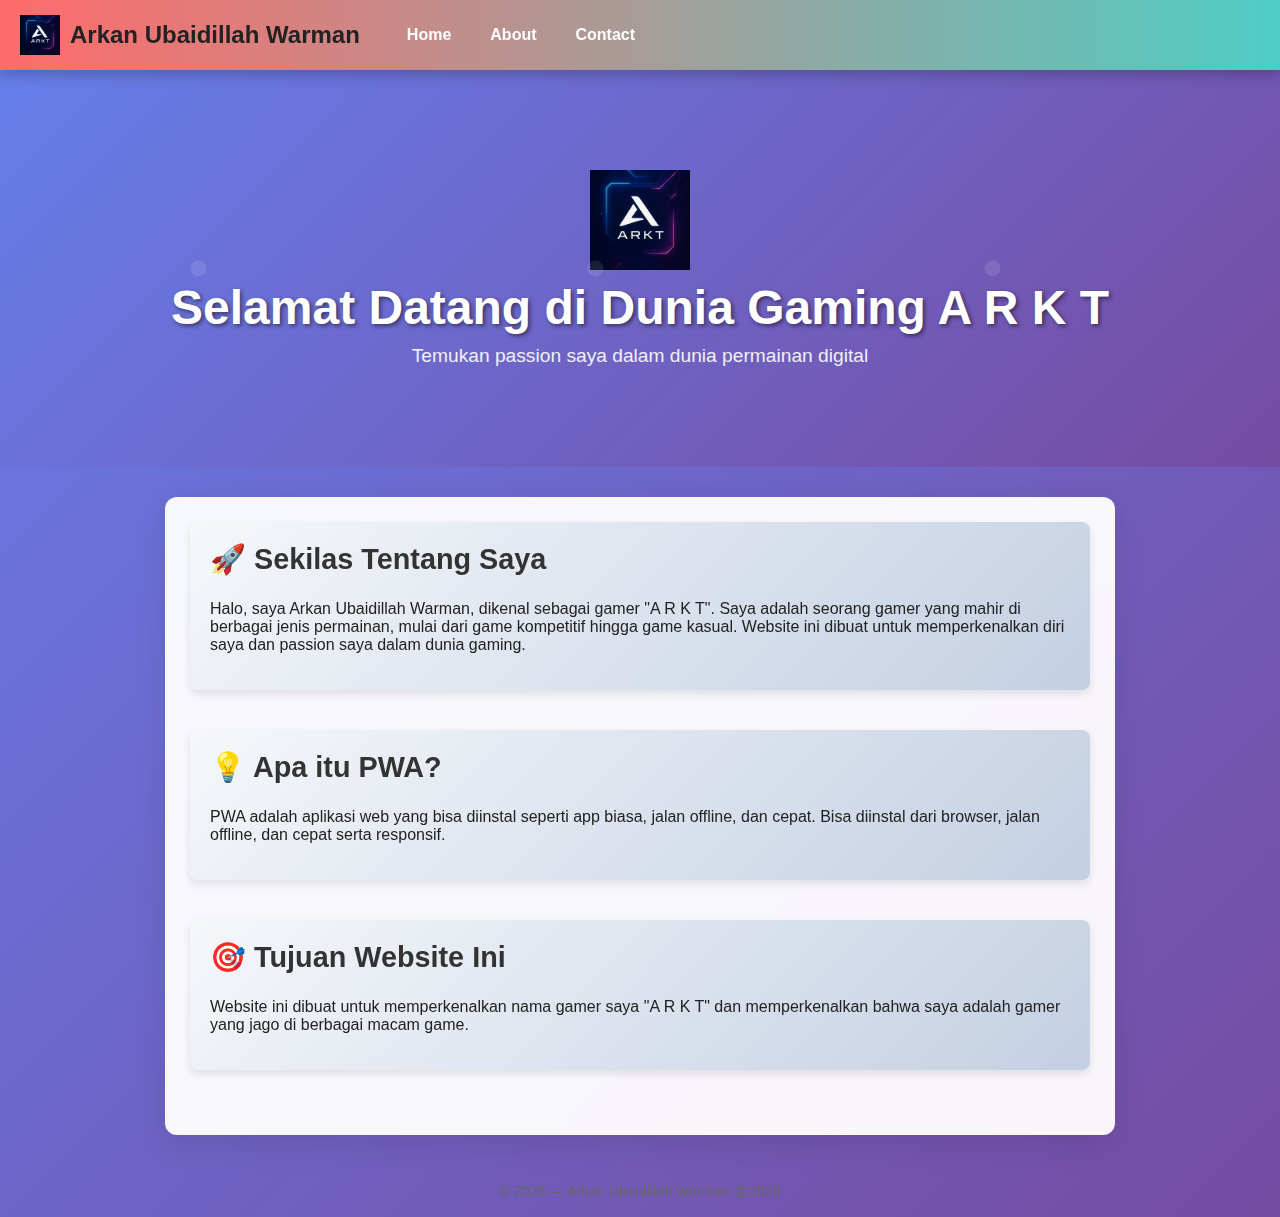
<file: index.html>
<!DOCTYPE html>
<html lang="id">
  <head>
    <meta charset="utf-8" />
    <meta name="viewport" content="width=device-width,initial-scale=1" />
    <link rel="manifest" href="manifest.json" />
    <link rel="icon" href="ARKT.png" type="image/png" />
    <link rel="stylesheet" href="style.css" />
    <title>Home - Website Arkan Ubaidillah</title>
  </head>
  <body>
    <nav class="navbar" role="navigation" aria-label="Main navigation">
      <div style="display: flex; align-items: center; margin-right: 20px">
        <img
          src="ARKT.png"
          alt="Logo ARKT"
          style="width: 40px; height: auto; margin-right: 10px"
        />
        <h1 style="margin: 0; font-size: 1.5rem">Arkan Ubaidillah Warman</h1>
      </div>
      <a class="nav-link" href="index.html">Home</a>
      <a class="nav-link" href="about.html">About</a>
      <a class="nav-link" href="contact.html">Contact</a>
      <button class="add-button" style="display: none">Install App</button>
    </nav>

    <header class="hero">
      <div class="hero-content">
        <h1
          style="
            display: flex;
            flex-direction: column;
            align-items: center;
            justify-content: center;
          "
        >
          <img
            src="ARKT.png"
            alt="Logo ARKT"
            style="width: 100px; height: auto; margin-bottom: 10px"
          />Selamat Datang di Dunia Gaming A R K T
        </h1>
        <p>Temukan passion saya dalam dunia permainan digital</p>
      </div>
    </header>

    <main class="container">
      <section class="section">
        <h2>🚀 Sekilas Tentang Saya</h2>
        <p>
          Halo, saya Arkan Ubaidillah Warman, dikenal sebagai gamer "A R K T".
          Saya adalah seorang gamer yang mahir di berbagai jenis permainan,
          mulai dari game kompetitif hingga game kasual. Website ini dibuat
          untuk memperkenalkan diri saya dan passion saya dalam dunia gaming.
        </p>
      </section>

      <section class="section">
        <h2>💡 Apa itu PWA?</h2>
        <p>
          PWA adalah aplikasi web yang bisa diinstal seperti app biasa, jalan
          offline, dan cepat. Bisa diinstal dari browser, jalan offline, dan
          cepat serta responsif.
        </p>
      </section>

      <section class="section">
        <h2>🎯 Tujuan Website Ini</h2>
        <p>
          Website ini dibuat untuk memperkenalkan nama gamer saya "A R K T" dan
          memperkenalkan bahwa saya adalah gamer yang jago di berbagai macam
          game.
        </p>
      </section>
    </main>

    <footer>
      &copy;
      <script>
        document.write(new Date().getFullYear());
      </script>
      — Arkan Ubaidillah Warman @2025
    </footer>
    <script>
      let deferredPrompt;

      window.addEventListener("beforeinstallprompt", (e) => {
        e.preventDefault();
        deferredPrompt = e;
        document.querySelector(".add-button").style.display = "block";
      });

      document.querySelector(".add-button").addEventListener("click", () => {
        document.querySelector(".add-button").style.display = "none";
        if (deferredPrompt) {
          deferredPrompt.prompt();
          deferredPrompt.userChoice.then((result) => {
            console.log("User choice:", result.outcome);
            deferredPrompt = null;
          });
        }
      });

      if ("serviceWorker" in navigator) {
        window.addEventListener("load", () => {
          navigator.serviceWorker
            .register("./service-worker.js")
            .then((registration) => {
              console.log(
                "Service Worker registered with scope:",
                registration.scope
              );
            })
            .catch((error) => {
              console.log("Service Worker registration failed:", error);
            });
        });
      }
    </script>
  </body>
</html>
</file>
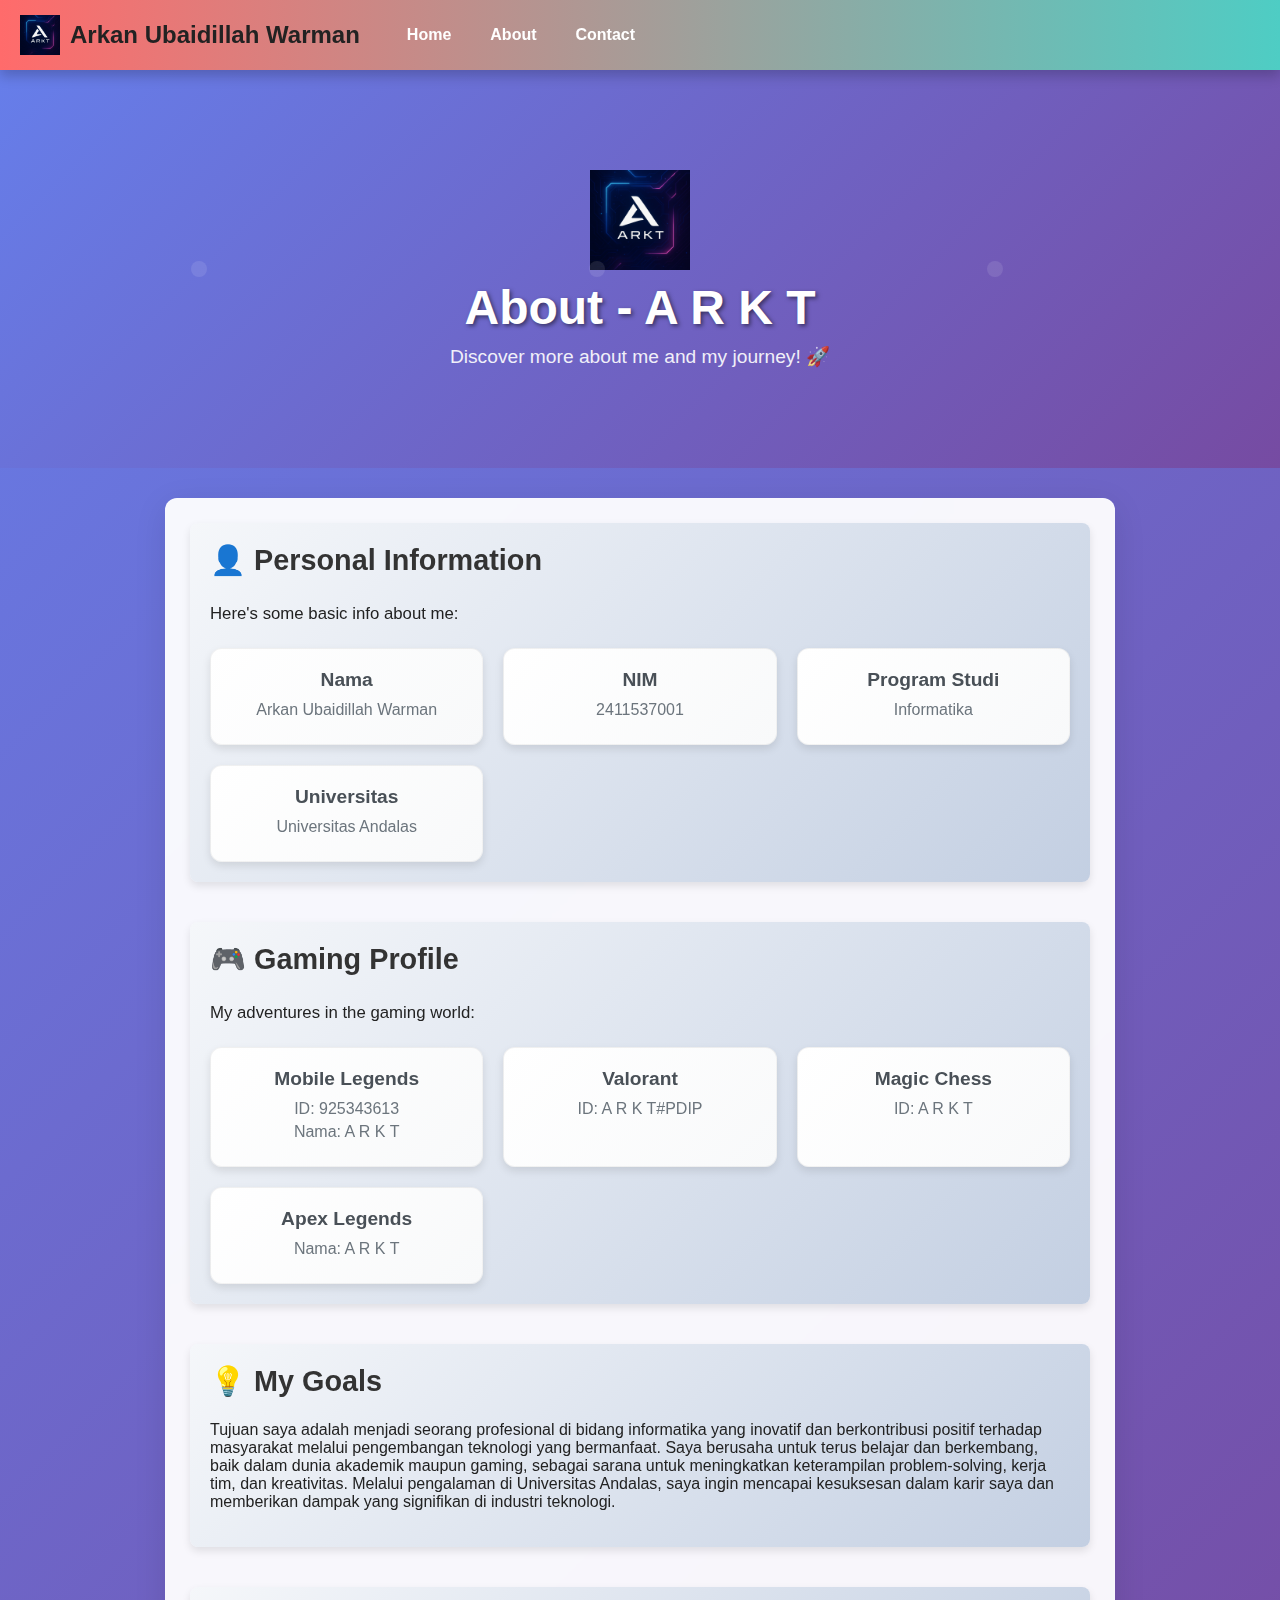
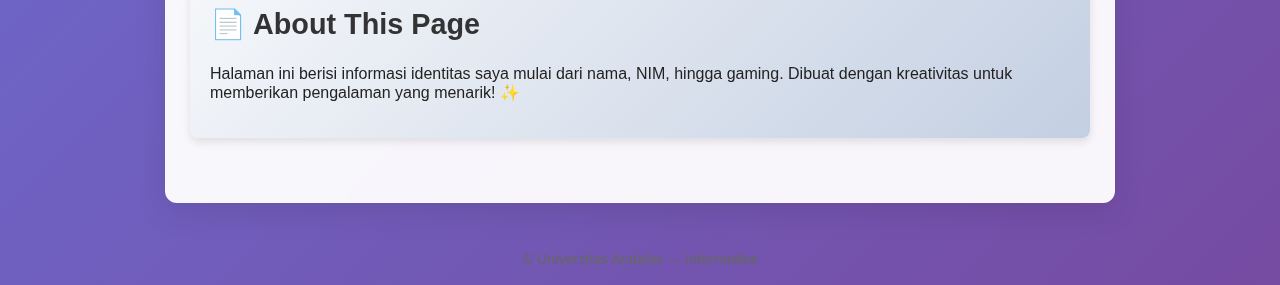
<file: about.html>
<!DOCTYPE html>
<html lang="id">
  <head>
    <meta charset="utf-8" />
    <meta name="viewport" content="width=device-width,initial-scale=1" />
    <link rel="manifest" href="manifest.json" />
    <link rel="icon" href="ARKT.png" type="image/png" />
    <link rel="stylesheet" href="style.css" />
    <title>About - Arkan Ubaidillah Warman</title>
  </head>
  <body>
    <nav class="navbar" role="navigation" aria-label="Main navigation">
      <div style="display: flex; align-items: center; margin-right: 20px">
        <img
          src="ARKT.png"
          alt="Logo ARKT"
          style="width: 40px; height: auto; margin-right: 10px"
        />
        <h1 style="margin: 0; font-size: 1.5rem">Arkan Ubaidillah Warman</h1>
      </div>
      <a class="nav-link" href="index.html">Home</a>
      <a class="nav-link" href="about.html">About</a>
      <a class="nav-link" href="contact.html">Contact</a>
    </nav>

    <section class="hero">
      <div class="hero-content">
        <h1
          style="
            display: flex;
            flex-direction: column;
            align-items: center;
            justify-content: center;
          "
        >
          <img
            src="ARKT.png"
            alt="Logo ARKT"
            style="width: 100px; height: auto; margin-bottom: 10px"
          />About - A R K T
        </h1>
        <p>Discover more about me and my journey! 🚀</p>
      </div>
    </section>

    <main class="container">
      <section class="section">
        <h2>👤 Personal Information</h2>
        <p class="lead">Here's some basic info about me:</p>
        <div class="info-grid">
          <div class="info-card">
            <h3>Nama</h3>
            <p>Arkan Ubaidillah Warman</p>
          </div>
          <div class="info-card">
            <h3>NIM</h3>
            <p>2411537001</p>
          </div>
          <div class="info-card">
            <h3>Program Studi</h3>
            <p>Informatika</p>
          </div>
          <div class="info-card">
            <h3>Universitas</h3>
            <p>Universitas Andalas</p>
          </div>
        </div>
      </section>

      <section class="section">
        <h2>🎮 Gaming Profile</h2>
        <p class="lead">My adventures in the gaming world:</p>
        <div class="gaming-grid">
          <div class="game-card">
            <h3>Mobile Legends</h3>
            <p>ID: 925343613</p>
            <p>Nama: A R K T</p>
          </div>
          <div class="game-card">
            <h3>Valorant</h3>
            <p>ID: A R K T#PDIP</p>
          </div>
          <div class="game-card">
            <h3>Magic Chess</h3>
            <p>ID: A R K T</p>
          </div>
          <div class="game-card">
            <h3>Apex Legends</h3>
            <p>Nama: A R K T</p>
          </div>
        </div>
      </section>

      <section class="section">
        <h2>💡 My Goals</h2>
        <p>
          Tujuan saya adalah menjadi seorang profesional di bidang informatika
          yang inovatif dan berkontribusi positif terhadap masyarakat melalui
          pengembangan teknologi yang bermanfaat. Saya berusaha untuk terus
          belajar dan berkembang, baik dalam dunia akademik maupun gaming,
          sebagai sarana untuk meningkatkan keterampilan problem-solving, kerja
          tim, dan kreativitas. Melalui pengalaman di Universitas Andalas, saya
          ingin mencapai kesuksesan dalam karir saya dan memberikan dampak yang
          signifikan di industri teknologi.
        </p>
      </section>

      <section class="section">
        <h2>📄 About This Page</h2>
        <p>
          Halaman ini berisi informasi identitas saya mulai dari nama, NIM,
          hingga gaming. Dibuat dengan kreativitas untuk memberikan pengalaman
          yang menarik! ✨
        </p>
      </section>
    </main>

    <footer>&copy; Universitas Andalas — Informatika</footer>
    <script>
      if ("serviceWorker" in navigator) {
        window.addEventListener("load", () => {
          navigator.serviceWorker
            .register("./service-worker.js")
            .then((registration) => {
              console.log(
                "Service Worker registered with scope:",
                registration.scope
              );
            })
            .catch((error) => {
              console.log("Service Worker registration failed:", error);
            });
        });
      }
    </script>
  </body>
</html>
</file>
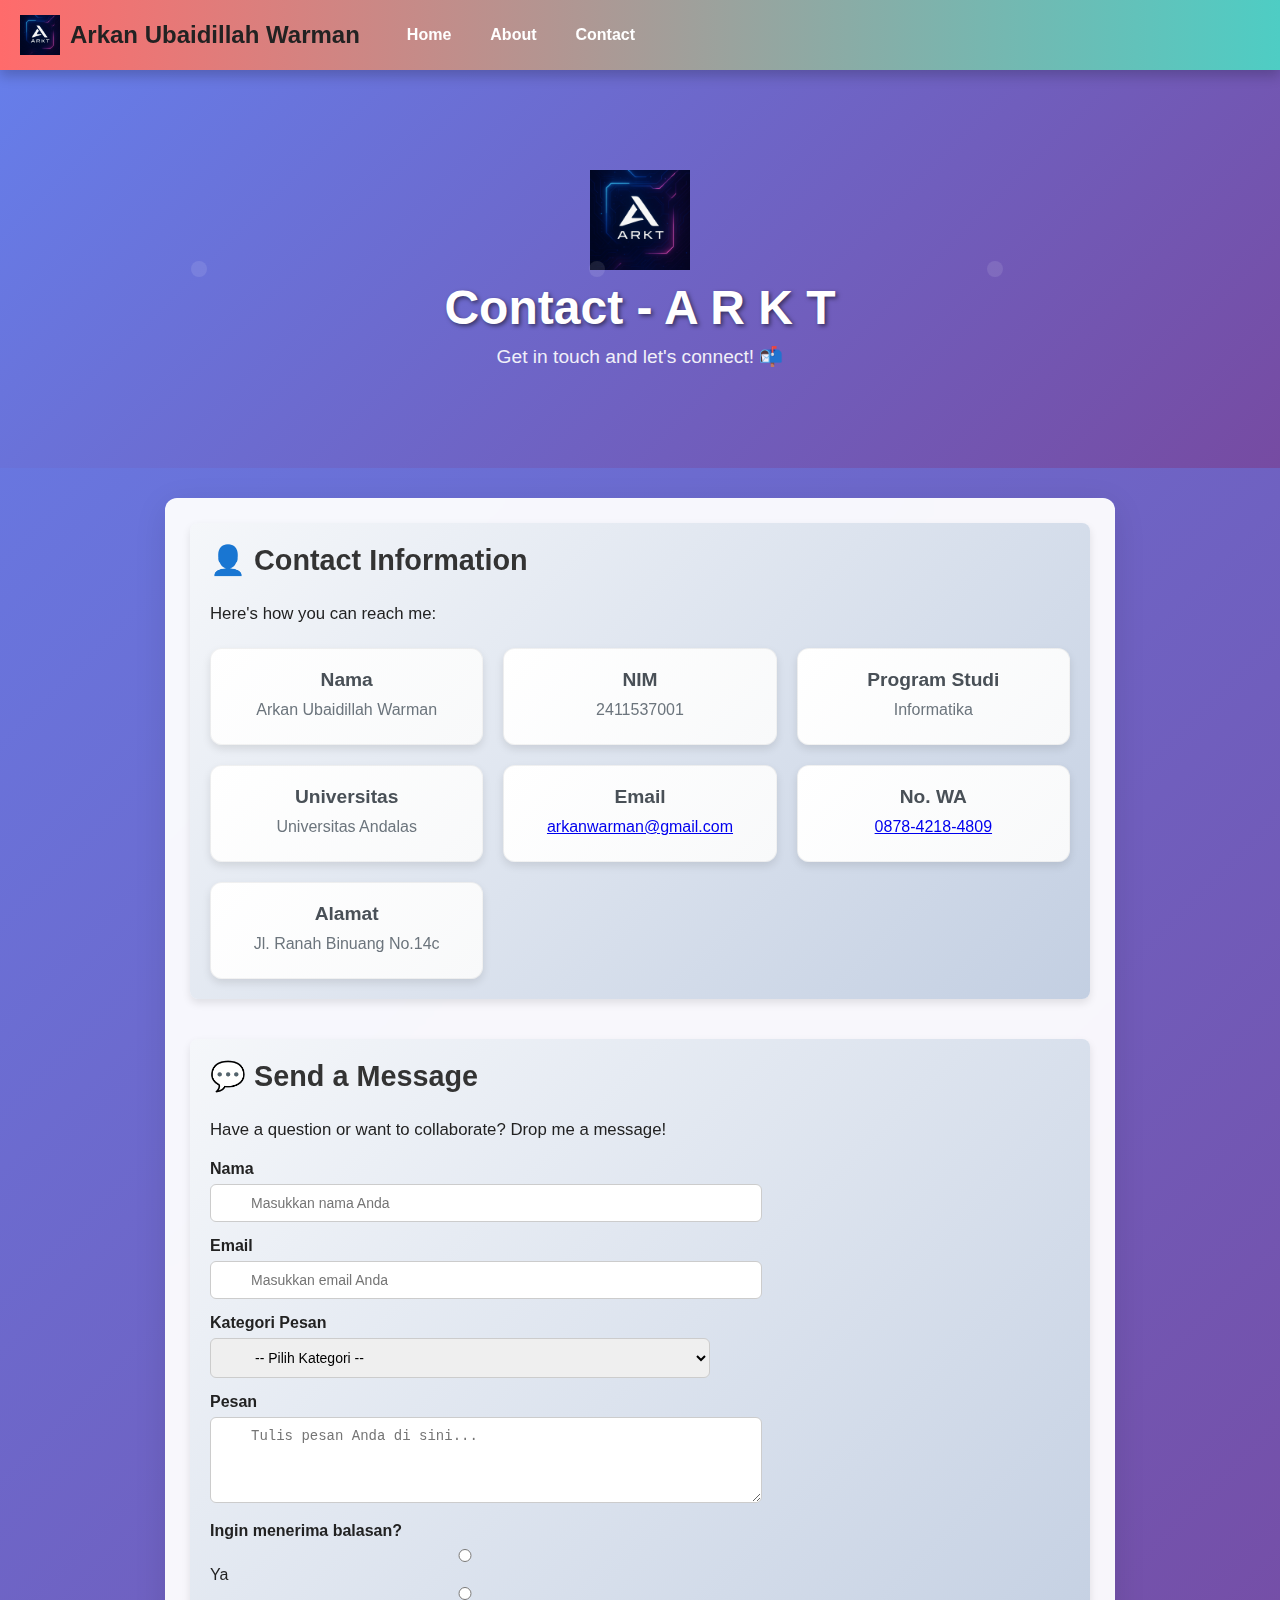
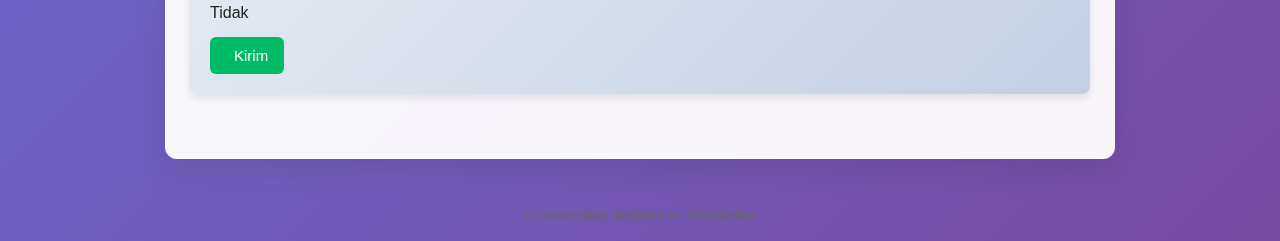
<file: contact.html>
<!DOCTYPE html>
<html lang="id">
  <head>
    <meta charset="utf-8" />
    <meta name="viewport" content="width=device-width,initial-scale=1" />
    <link rel="manifest" href="manifest.json" />
    <link rel="icon" href="ARKT.png" type="image/png" />
    <link rel="stylesheet" href="style.css" />
    <link
      rel="stylesheet"
      href="https://cdnjs.cloudflare.com/ajax/libs/font-awesome/6.4.0/css/all.min.css"
    />
    <script
      type="text/javascript"
      src="https://cdn.jsdelivr.net/npm/@emailjs/browser@3/dist/email.min.js"
    ></script>
    <title>Contact - Arkan Ubaidillah Warman</title>
  </head>
  <body>
    <nav class="navbar" role="navigation" aria-label="Main navigation">
      <div style="display: flex; align-items: center; margin-right: 20px">
        <img
          src="ARKT.png"
          alt="Logo ARKT"
          style="width: 40px; height: auto; margin-right: 10px"
        />
        <h1 style="margin: 0; font-size: 1.5rem">Arkan Ubaidillah Warman</h1>
      </div>
      <a class="nav-link" href="index.html">Home</a>
      <a class="nav-link" href="about.html">About</a>
      <a class="nav-link" href="contact.html">Contact</a>
    </nav>

    <section class="hero">
      <div class="hero-content">
        <h1
          style="
            display: flex;
            flex-direction: column;
            align-items: center;
            justify-content: center;
          "
        >
          <img
            src="ARKT.png"
            alt="Logo ARKT"
            style="width: 100px; height: auto; margin-bottom: 10px"
          />Contact - A R K T
        </h1>
        <p>Get in touch and let's connect! 📬</p>
      </div>
    </section>

    <main class="container">
      <section class="section">
        <h2>👤 Contact Information</h2>
        <p class="lead">Here's how you can reach me:</p>
        <div class="info-grid">
          <div class="info-card">
            <h3><i class="fa-solid fa-user"></i> Nama</h3>
            <p>Arkan Ubaidillah Warman</p>
          </div>
          <div class="info-card">
            <h3><i class="fa-solid fa-id-badge"></i> NIM</h3>
            <p>2411537001</p>
          </div>
          <div class="info-card">
            <h3><i class="fa-solid fa-graduation-cap"></i> Program Studi</h3>
            <p>Informatika</p>
          </div>
          <div class="info-card">
            <h3><i class="fa-solid fa-university"></i> Universitas</h3>
            <p>Universitas Andalas</p>
          </div>
          <div class="info-card">
            <h3><i class="fa-solid fa-envelope"></i> Email</h3>
            <p>
              <a href="mailto:arkanwarman@gmail.com">arkanwarman@gmail.com</a>
            </p>
          </div>
          <div class="info-card">
            <h3><i class="fa-brands fa-whatsapp"></i> No. WA</h3>
            <p>
              <a href="https://wa.me/6287842184809" target="_blank"
                >0878-4218-4809</a
              >
            </p>
          </div>
          <div class="info-card">
            <h3><i class="fa-solid fa-location-dot"></i> Alamat</h3>
            <p>Jl. Ranah Binuang No.14c</p>
          </div>
        </div>
      </section>

      <section class="section">
        <h2>💬 Send a Message</h2>
        <p class="lead">
          Have a question or want to collaborate? Drop me a message!
        </p>
        <form id="contactForm" onsubmit="return handleSubmit(event)">
          <div class="form-group">
            <label for="nama">Nama</label>
            <div class="input-icon">
              <i class="fa-solid fa-user"></i>
              <input
                type="text"
                id="nama"
                name="nama"
                required
                placeholder="Masukkan nama Anda"
              />
            </div>
          </div>

          <div class="form-group">
            <label for="email">Email</label>
            <div class="input-icon">
              <i class="fa-solid fa-envelope"></i>
              <input
                type="email"
                id="email"
                name="email"
                required
                placeholder="Masukkan email Anda"
                pattern="[a-zA-Z0-9._%+-]+@[a-zA-Z0-9.-]+\.[a-zA-Z]{2,}$"
                title="Masukkan email yang valid (contoh: nama@email.com)"
              />
            </div>
          </div>

          <div class="form-group">
            <label for="kategori">Kategori Pesan</label>
            <div class="input-icon">
              <i class="fa-solid fa-list"></i>
              <select id="kategori" name="kategori" required>
                <option value="">-- Pilih Kategori --</option>
                <option value="pertanyaan">Pertanyaan</option>
                <option value="saran">Saran</option>
                <option value="masalah">Masalah</option>
              </select>
            </div>
          </div>

          <div class="form-group">
            <label for="pesan">Pesan</label>
            <div class="input-icon">
              <i class="fa-solid fa-comment"></i>
              <textarea
                id="pesan"
                name="pesan"
                rows="4"
                required
                placeholder="Tulis pesan Anda di sini..."
              ></textarea>
            </div>
          </div>

          <div class="form-group">
            <label>Ingin menerima balasan?</label>
            <div class="radio-group">
              <div>
                <input
                  type="radio"
                  id="ya"
                  name="balasan"
                  value="ya"
                  required
                />
                <label for="ya">Ya</label>
              </div>
              <div>
                <input type="radio" id="tidak" name="balasan" value="tidak" />
                <label for="tidak">Tidak</label>
              </div>
            </div>
          </div>

          <button type="submit">
            <i class="fa-solid fa-paper-plane"></i> Kirim
          </button>
        </form>
        <div id="successMessage" class="success-message" style="display: none">
          Pesan berhasil dikirim! Terima kasih. ✨
        </div>
      </section>
    </main>

    <footer>&copy; Universitas Andalas — Informatika</footer>

    <script>
      (function () {
        emailjs.init("WtIVsxzzjPQNmThp4");
      })();

      function handleSubmit(event) {
        event.preventDefault();
        emailjs
          .sendForm("service_oj8qiju", "template_iyphsbr", "#contactForm")
          .then(
            function () {
              const message = document.getElementById("successMessage");
              message.style.display = "block";
              document.getElementById("contactForm").reset();
              setTimeout(() => {
                message.style.display = "none";
              }, 3000);
            },
            function (error) {
              alert("Failed to send message: " + JSON.stringify(error));
            }
          );
        return false;
      }
    </script>
    <script>
      if ("serviceWorker" in navigator) {
        window.addEventListener("load", () => {
          navigator.serviceWorker
            .register("./service-worker.js")
            .then((registration) => {
              console.log(
                "Service Worker registered with scope:",
                registration.scope
              );
            })
            .catch((error) => {
              console.log("Service Worker registration failed:", error);
            });
        });
      }
    </script>
  </body>
</html>
</file>
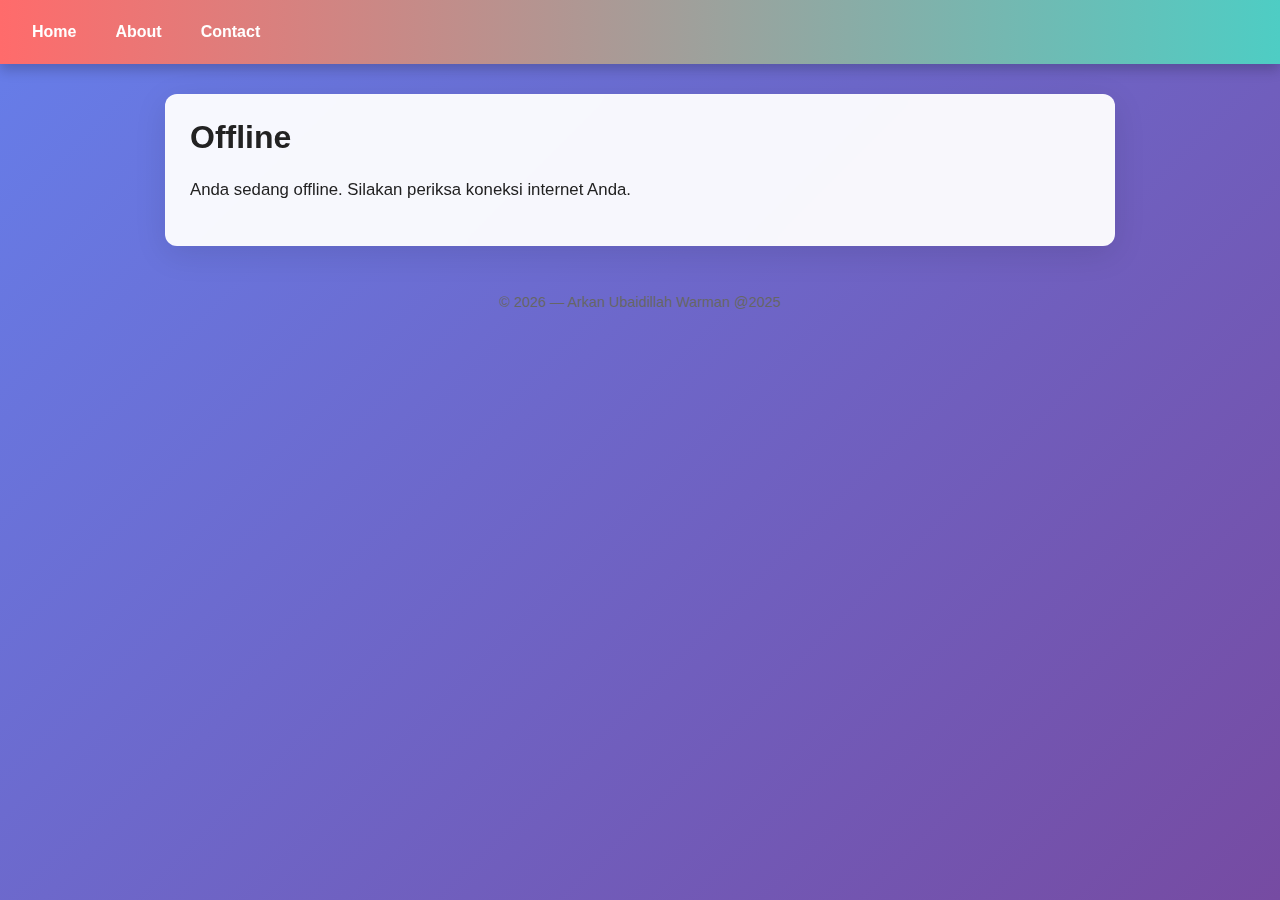
<file: offline.html>
<!DOCTYPE html>
<html lang="id">
  <head>
    <meta charset="utf-8" />
    <meta name="viewport" content="width=device-width,initial-scale=1" />
    <link rel="manifest" href="manifest.json" />
    <link rel="icon" href="ARKT.png" type="image/png" />
    <link rel="stylesheet" href="style.css" />
    <title>Offline - Website Arkan Ubaidillah</title>
  </head>
  <body>
    <nav class="navbar" role="navigation" aria-label="Main navigation">
      <a class="nav-link" href="index.html">Home</a>
      <a class="nav-link" href="about.html">About</a>
      <a class="nav-link" href="contact.html">Contact</a>
    </nav>

    <main class="container">
      <h1>Offline</h1>
      <p class="lead">
        Anda sedang offline. Silakan periksa koneksi internet Anda.
      </p>
    </main>

    <footer>
      &copy;
      <script>
        document.write(new Date().getFullYear());
      </script>
      — Arkan Ubaidillah Warman @2025
    </footer>
    <script>
      if ("serviceWorker" in navigator) {
        window.addEventListener("load", () => {
          navigator.serviceWorker
            .register("./service-worker.js")
            .then((registration) => {
              console.log(
                "Service Worker registered with scope:",
                registration.scope
              );
            })
            .catch((error) => {
              console.log("Service Worker registration failed:", error);
            });
        });
      }
    </script>
  </body>
</html>
</file>
<file: style.css>
body {
  font-family: "Segoe UI", Tahoma, Geneva, Verdana, sans-serif;
  margin: 0;
  padding: 0;
  background: linear-gradient(135deg, #667eea 0%, #764ba2 100%);
  color: #222;
  min-height: 100vh;
  animation: fadeIn 1s ease-in;
}

@keyframes fadeIn {
  from {
    opacity: 0;
  }
  to {
    opacity: 1;
  }
}

.navbar {
  background: linear-gradient(90deg, #ff6b6b, #4ecdc4);
  padding: 15px 20px;
  display: flex;
  gap: 15px;
  align-items: center;
  box-shadow: 0 4px 8px rgba(0, 0, 0, 0.1);
  position: sticky;
  top: 0;
  z-index: 100;
  transition: all 0.3s ease;
}

.navbar:hover {
  box-shadow: 0 6px 12px rgba(0, 0, 0, 0.2);
}

.nav-link {
  color: #fff;
  text-decoration: none;
  font-weight: 600;
  padding: 8px 12px;
  border-radius: 5px;
  transition: all 0.3s ease;
}

.nav-link:hover {
  background: rgba(255, 255, 255, 0.2);
  transform: translateY(-2px);
}

.hero {
  background: linear-gradient(135deg, #667eea 0%, #764ba2 100%);
  color: #fff;
  padding: 100px 20px;
  text-align: center;
  position: relative;
  overflow: hidden;
}

.hero::before {
  content: "";
  position: absolute;
  top: 0;
  left: 0;
  right: 0;
  bottom: 0;
  background: url('data:image/svg+xml,<svg xmlns="http://www.w3.org/2000/svg" viewBox="0 0 100 100"><circle cx="50" cy="50" r="2" fill="rgba(255,255,255,0.1)"/></svg>')
    repeat;
  animation: float 20s linear infinite;
}

@keyframes float {
  0% {
    transform: translateY(0);
  }
  100% {
    transform: translateY(-100px);
  }
}

.hero-content h1 {
  font-size: 3rem;
  margin: 0;
  text-shadow: 2px 2px 4px rgba(0, 0, 0, 0.5);
  animation: slideIn 1.5s ease-out;
}

.hero-content p {
  font-size: 1.2rem;
  margin: 10px 0 0 0;
  opacity: 0.9;
  animation: slideIn 2s ease-out;
}

@keyframes slideIn {
  from {
    transform: translateY(50px);
    opacity: 0;
  }
  to {
    transform: translateY(0);
    opacity: 1;
  }
}

.container {
  max-width: 900px;
  margin: 30px auto;
  background: rgba(255, 255, 255, 0.95);
  padding: 24px;
  border-radius: 12px;
  box-shadow: 0 8px 32px rgba(0, 0, 0, 0.1);
  backdrop-filter: blur(10px);
  border: 1px solid rgba(255, 255, 255, 0.18);
}

.section {
  margin-bottom: 40px;
  padding: 20px;
  border-radius: 8px;
  background: linear-gradient(135deg, #f5f7fa 0%, #c3cfe2 100%);
  box-shadow: 0 4px 8px rgba(0, 0, 0, 0.1);
  transition: transform 0.3s ease, box-shadow 0.3s ease;
  animation: fadeInUp 1s ease-out;
}

.section:hover {
  transform: translateY(-5px);
  box-shadow: 0 8px 16px rgba(0, 0, 0, 0.2);
}

@keyframes fadeInUp {
  from {
    opacity: 0;
    transform: translateY(30px);
  }
  to {
    opacity: 1;
    transform: translateY(0);
  }
}

.section h2 {
  color: #333;
  margin-top: 0;
  font-size: 1.8rem;
}

.info-grid,
.gaming-grid {
  display: grid;
  grid-template-columns: repeat(auto-fit, minmax(250px, 1fr));
  gap: 20px;
  margin-top: 20px;
}

.info-card,
.game-card {
  background: linear-gradient(135deg, #ffffff 0%, #f8f9fa 100%);
  padding: 20px;
  border-radius: 12px;
  box-shadow: 0 4px 8px rgba(0, 0, 0, 0.1);
  text-align: center;
  transition: transform 0.3s ease, box-shadow 0.3s ease;
  border: 1px solid rgba(0, 0, 0, 0.05);
}

.info-card:hover,
.game-card:hover {
  transform: translateY(-5px);
  box-shadow: 0 8px 16px rgba(0, 0, 0, 0.2);
}

.info-card h3,
.game-card h3 {
  margin: 0 0 10px 0;
  color: #495057;
  font-size: 1.2rem;
}

.info-card p,
.game-card p {
  margin: 5px 0;
  color: #6c757d;
}

h1 {
  margin-top: 0;
}

p.lead {
  font-size: 1.05rem;
  line-height: 1.6;
}

dl {
  margin: 0;
}

dt {
  font-weight: 700;
  margin-top: 12px;
}

dd {
  margin: 4px 0 12px 0;
}

.contact-card {
  border: 1px solid #e6e6e6;
  padding: 30px;
  border-radius: 8px;
  margin-bottom: 30px;
  font-size: 1.05rem;
  background: #f0fdf4;
}

.form-group {
  margin-bottom: 15px;
}

label {
  display: block;
  margin-bottom: 6px;
  font-weight: 600;
}

input,
textarea,
select {
  width: 100%;
  max-width: 500px;
  padding: 10px;
  border: 1px solid #ccc;
  border-radius: 6px;
  font-size: 14px;
}

.radio-group {
  display: inline-flexbox;
  align-items: center;
  gap: 20px;
}

.radio-group label {
  font-weight: normal;
  margin: 0;
}

.input-icon {
  position: relative;
}

.input-icon i {
  position: absolute;
  left: 10px;
  top: 50%;
  transform: translateY(-50%);
  color: #666;
  z-index: 1;
}

.input-icon input,
.input-icon select,
.input-icon textarea {
  padding-left: 40px;
}

.success-message {
  background: #d4edda;
  color: #155724;
  padding: 10px;
  border-radius: 5px;
  margin-top: 10px;
  text-align: center;
  animation: fadeIn 0.5s ease-in;
}

button {
  background: #0b6;
  color: #fff;
  padding: 10px 16px;
  border: none;
  border-radius: 6px;
  cursor: pointer;
  font-size: 15px;
  display: flex;
  align-items: center;
  gap: 8px;
  justify-content: center;
}

button:hover {
  background: #095;
  transform: translateY(-2px);
  box-shadow: 0 4px 8px rgba(0, 0, 0, 0.2);
}

footer {
  text-align: center;
  padding: 18px 0;
  color: #666;
  font-size: 0.9rem;
}

@media (max-width: 600px) {
  .navbar {
    flex-direction: column;
    gap: 8px;
  }
}
</file>
